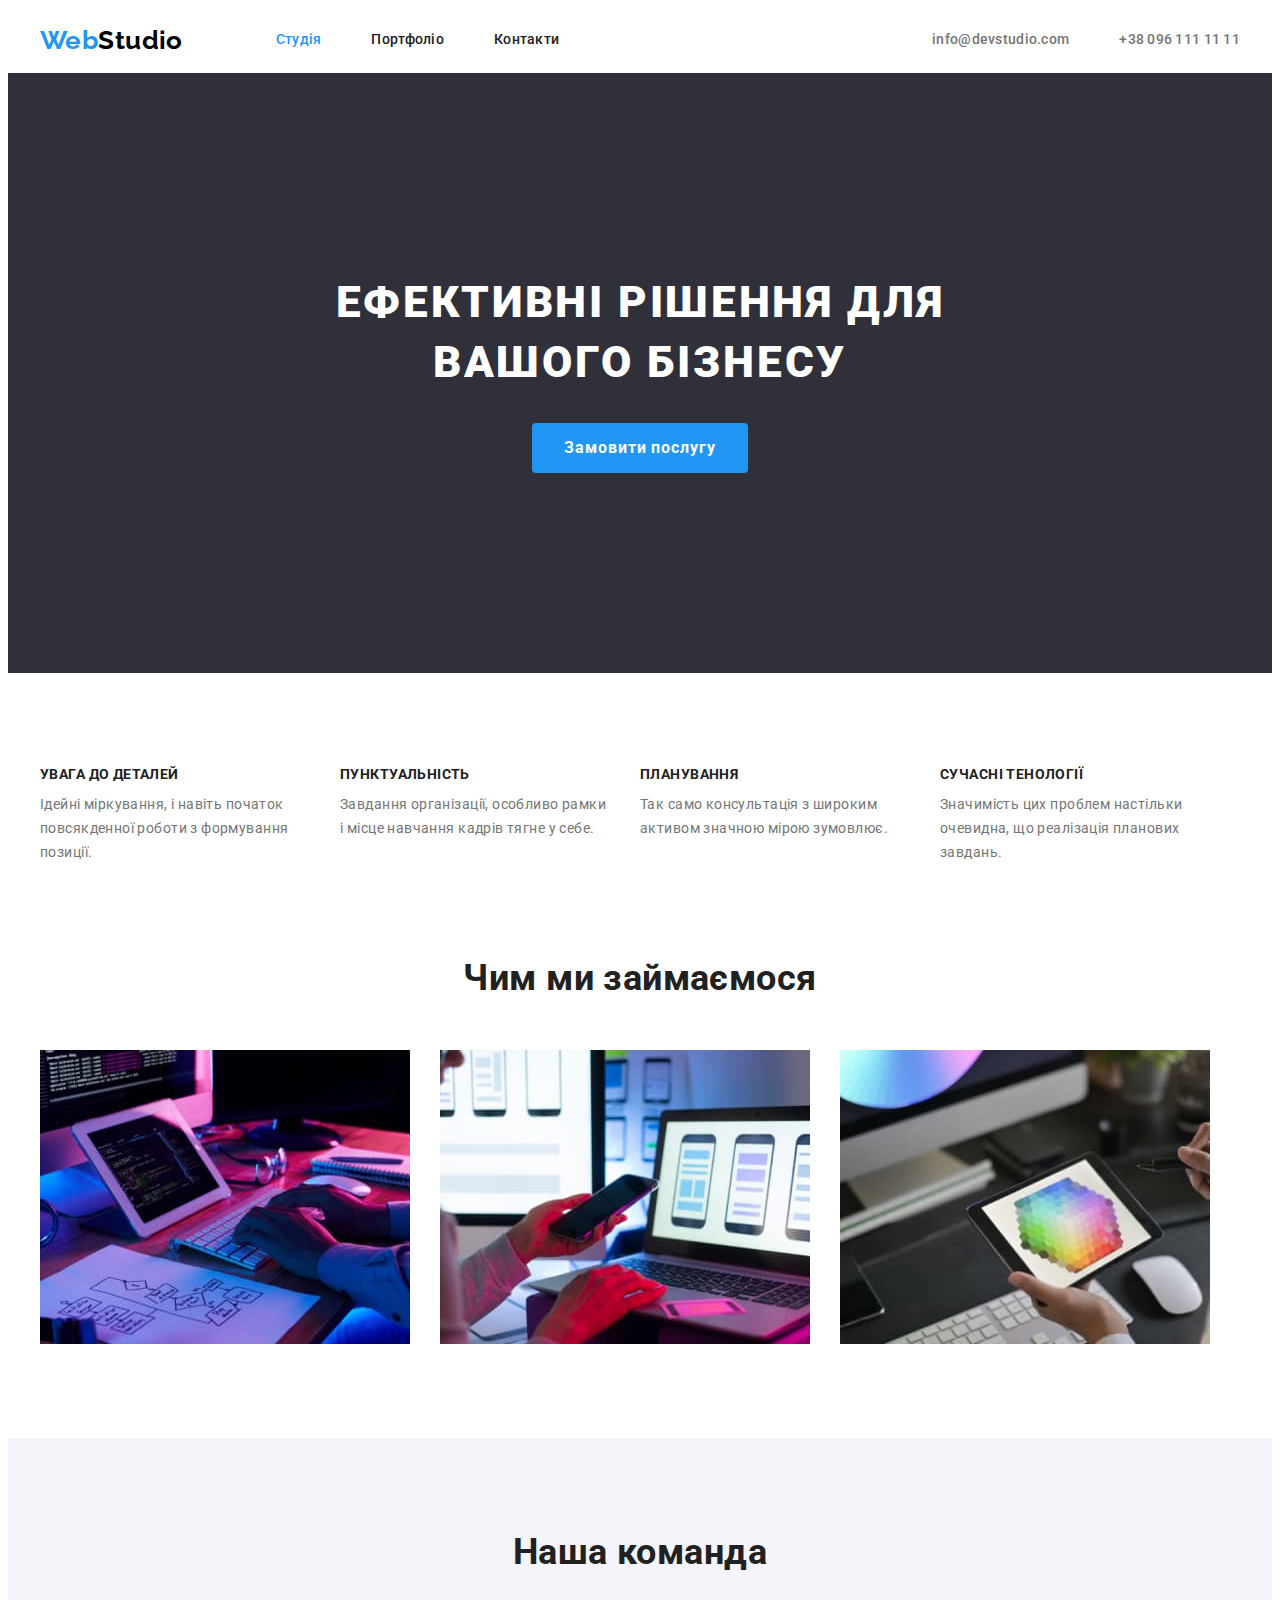
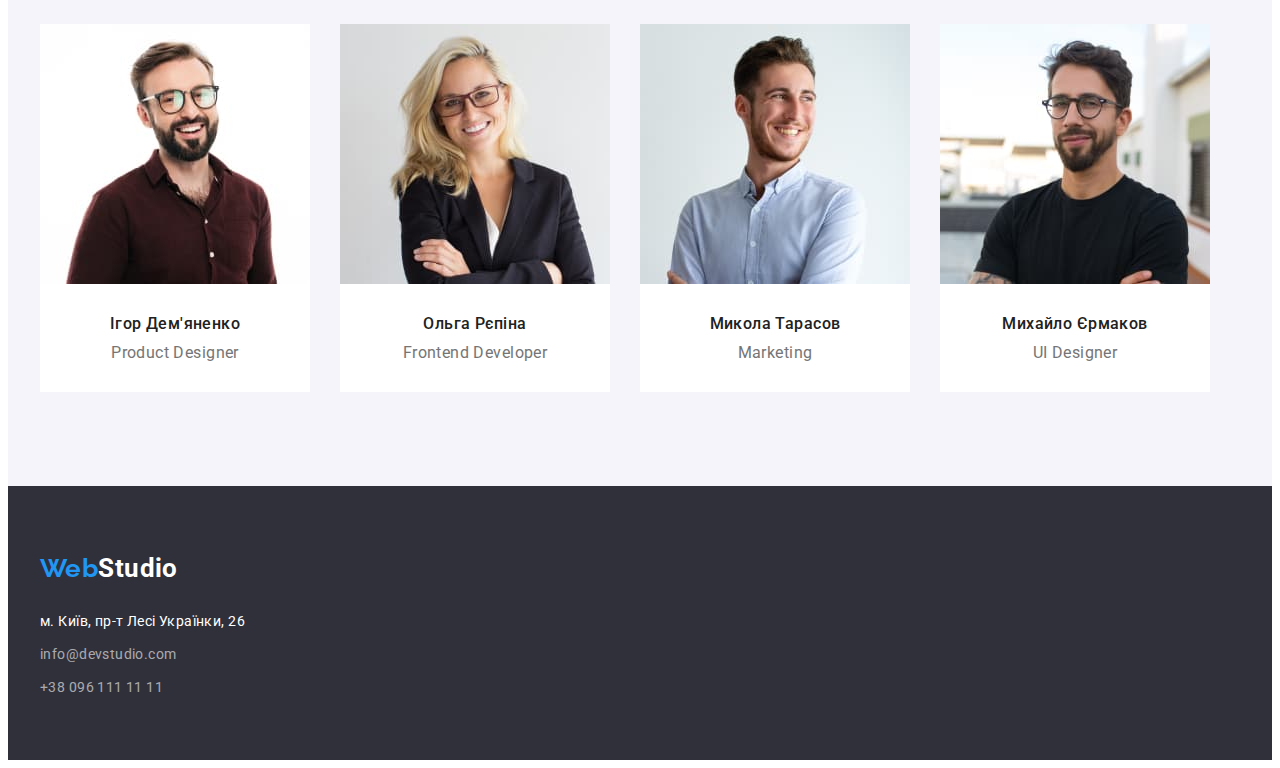
<file: index.html>
<!DOCTYPE html>
<html lang="uk">

<head>
    <meta charset="UTF-8">
    <meta http-equiv="X-UA-Compatible" content="IE=edge">
    <meta name="viewport" content="width=device-width, initial-scale=1.0">
    <title>Studio</title>
    <link rel="preconnect" href="https://fonts.googleapis.com">
    <link rel="preconnect" href="https://fonts.gstatic.com" crossorigin>
    <link href="https://fonts.googleapis.com/css2?family=Raleway:wght@700&family=Roboto:wght@400;500;700;900&display=swap"
        rel="stylesheet">
    <link rel="stylesheet" href="https://cdnjs.cloudflare.com/ajax/libs/modern-normalize/1.1.0/modern-normalize.min.css"
        integrity="sha512-wpPYUAdjBVSE4KJnH1VR1HeZfpl1ub8YT/NKx4PuQ5NmX2tKuGu6U/JRp5y+Y8XG2tV+wKQpNHVUX03MfMFn9Q=="
        crossorigin="anonymous" referrerpolicy="no-referrer">
    <link rel="stylesheet" href="./css/styles.css">
</head>

<body>
    
                                   <!-- header-->
    <header class="page-header">
        <div class="container header-container">
            <a href="./index.html" class="logo link"><span class="logo-web link">Web</span>Studio</a>
            <nav>
            <ul class="nav-site list">
                <li><a href="./index.html" class="link current nav-link">Студія</a></li>
                <li><a href="./portfolio.html" class="link nav-link">Портфоліо</a></li>
                <li><a href="" class="link nav-link">Контакти</a></li>
            </ul>
            </nav>
            <ul class="nav-contact list">
                <li><a href="mailto:info@devstudio.com" class="link nav-link">info@devstudio.com</a></li>
                <li><a href="tel:+380961111111" class="link nav-link">+38 096 111 11 11</a></li>
            </ul>
        </div>
    </header>
   
                                        <!-- main-->
    <main>
                                        <!-- Герой-->
        <section class="section-hero">
           <div class="container">
             <h1 class="hero-title">Ефективні рішення для вашого бізнесу</h1>
             <button type="button" class="button-service">Замовити послугу</button>
           </div>
        </section>

                                        <!--Переваги-->
        <section class="section-advantage">
            <div class="container">
            <h2 hidden>Переваги</h2>
            <ul class="list list-advantage">
                <li>
                    <h3 class="section-subtitle-ad">увага до деталей</h3>
                    <p class="section-text-ad">Ідейні міркування, і навіть початок повсякденної роботи з формування позиції.</p>
                </li>
                <li>
                    <h3 class="section-subtitle-ad">пунктуальність</h3>
                    <p class="section-text-ad">Завдання організації, особливо рамки і місце навчання кадрів тягне у себе.</p>
                </li>
                <li>
                    <h3 class="section-subtitle-ad">планування</h3>
                    <p class="section-text-ad">Так само консультація з широким активом значною мірою зумовлює.</p>
                </li>
                <li>
                    <h3 class="section-subtitle-ad">сучасні тенології</h3>
                    <p class="section-text-ad">Значимість цих проблем настільки очевидна, що реалізація планових завдань.</p>
                </li>
            </ul>
            </div>
        </section>


                                       <!--Чим ми займаємося-->
        <section class="section-work section">
            <div class="container">
             <h2 class="section-title">Чим ми займаємося</h2>
             <ul class="list list-work">
               <li><img src="./images/img1.jpg" alt="людина програмує на комп'ютері" width="370"/></li>
               <li><img src="./images/img2.jpg" alt="людина тестує ПЗ" width="370"/></li>
               <li><img src="./images/img3.jpg" alt="людина займається веб-дизайном" width="370"/></li>
             </ul>
            </div>
        </section>

                                      <!--Наша команда-->
        <section class="section-team section">
            <div class="container">
             <h2 class="section-title">Наша команда</h2>
             <ul class="list list-team">
                <li>
                    <img src="./images/igor.jpg" alt="Хлопець в окулярах та коричневій сорочці" width="270"/>
                    <div class="text-team">
                        <h3 class="section-subtitle-tm">Ігор Дем'яненко</h3>
                        <p class="section-text-tm">Product Designer</p> 
                    </div>
                </li>
                <li>
                    <img src="./images/olga.jpg" alt="Дівчина в окулярах" width="270"/>
                    <div class="text-team">
                        <h3 class="section-subtitle-tm">Ольга Рєпіна</h3>
                        <p class="section-text-tm">Frontend Developer</p>   
                    </div>
                </li>
                <li>
                    <img src="./images/mykola.jpg" alt="Хлопець в білій сорочці, посміхається" width="270"/>
                    <div class="text-team">
                        <h3 class="section-subtitle-tm">Микола Тарасов</h3>
                        <p class="section-text-tm">Marketing</p>
                    </div>
                </li>
                <li>
                    <img src="./images/mykhaylo.jpg" alt="Хлопець в окулярах, одягнений в чорну футболку" width="270"/>
                    <div class="text-team">
                        <h3 class="section-subtitle-tm">Михайло Єрмаков</h3>
                        <p class="section-text-tm">UI Designer</p>
                    </div>
                    </li>
             </ul>
            </div>
        </section>
    </main>

                                               <!--footer-->
    <footer class="page-footer">
        <div class="container">
         <a href="./" class="footer-logo link"><span class="logo-web link">Web</span>Studio</a>
         <address> 
            <ul class="list">
                <li class="list-footer"><a href="https://goo.gl/maps/rHDQRVfCHeoLdYFt8" class="address link">м. Київ, пр-т Лесі Українки, 26</a></li>
                <li class="list-footer"><a href="mailto:info@devstudio.com" class="contact link">info@devstudio.com</a></li>
                <li class="list-footer"><a href="tel:+380961111111" class="contact link">+38 096 111 11 11</a></li>
            </ul>     
         </address>
        </div>
    </footer>

</body>
</html>
</file>
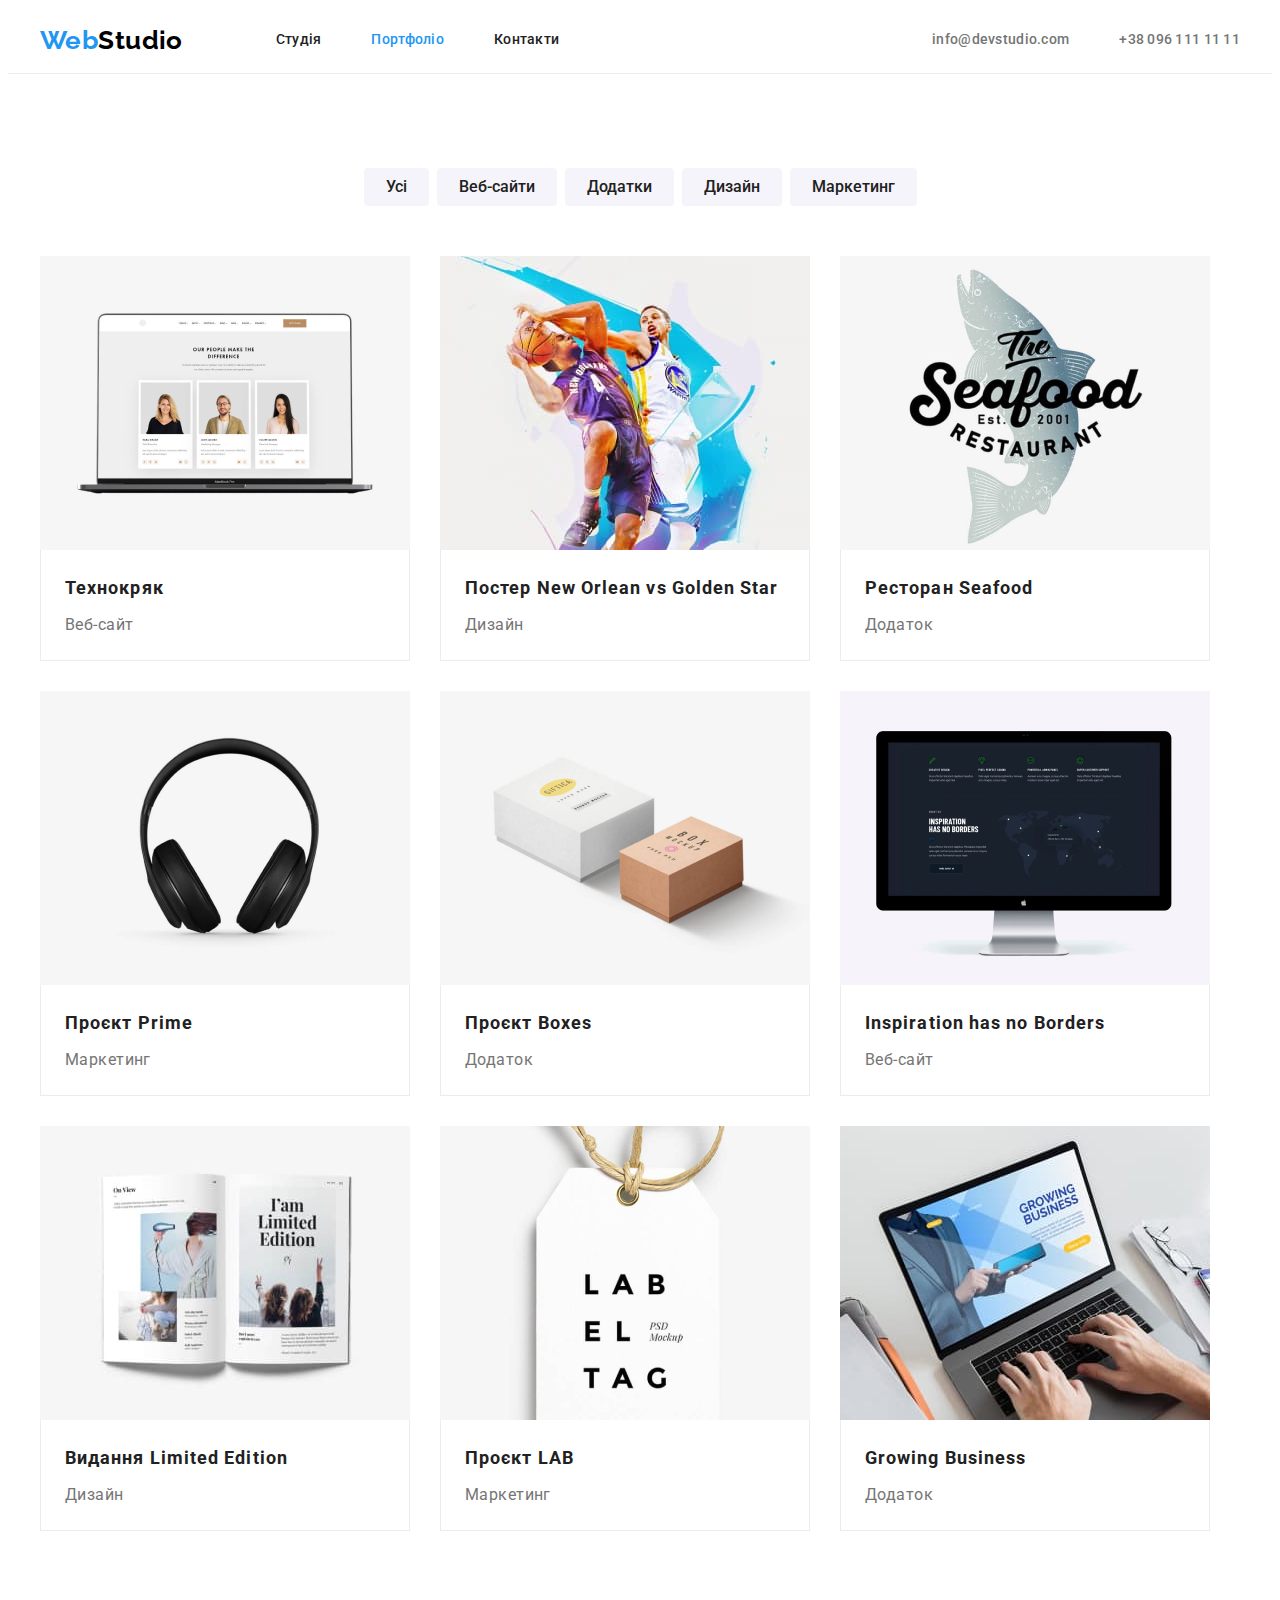
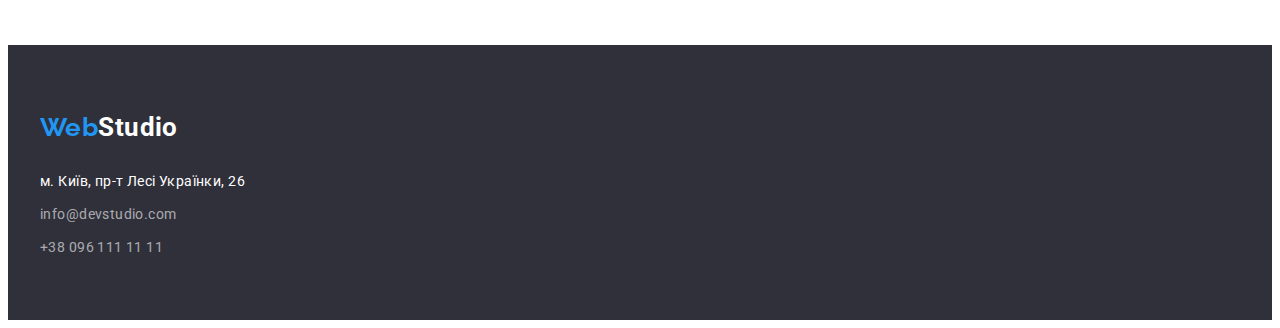
<file: portfolio.html>
<!DOCTYPE html>
<html lang="uk">

<head>
    <meta charset="UTF-8">
    <meta http-equiv="X-UA-Compatible" content="IE=edge">
    <meta name="viewport" content="width=device-width, initial-scale=1.0">
    <title>Portfolio</title>
    <link rel="preconnect" href="https://fonts.googleapis.com">
    <link rel="preconnect" href="https://fonts.gstatic.com" crossorigin>
    <link href="https://fonts.googleapis.com/css2?family=Raleway:wght@700&family=Roboto:wght@400;500;700;900&display=swap"
        rel="stylesheet">
    <link rel="stylesheet" href="https://cdnjs.cloudflare.com/ajax/libs/modern-normalize/1.1.0/modern-normalize.min.css"
        integrity="sha512-wpPYUAdjBVSE4KJnH1VR1HeZfpl1ub8YT/NKx4PuQ5NmX2tKuGu6U/JRp5y+Y8XG2tV+wKQpNHVUX03MfMFn9Q=="
        crossorigin="anonymous" referrerpolicy="no-referrer">
    <link rel="stylesheet" href="./css/styles.css">
</head>

<body>
                               
                                <!-- header-->
    <header class="page-header header-portfolio">
        <div class="container header-container">
            <a href="./index.html" class="logo link"><span class="logo-web link">Web</span>Studio</a>
            <nav>
                <ul class="nav-site list">
                    <li><a href="./index.html" class="link nav-link">Студія</a></li>
                    <li><a href="./portfolio.html" class="link current nav-link">Портфоліо</a></li>
                    <li><a href="" class="link nav-link">Контакти</a></li>
                </ul>
            </nav>
            <ul class="nav-contact list ">
                <li><a href="mailto:info@devstudio.com" class="link nav-link">info@devstudio.com</a></li>
                <li><a href="tel:+380961111111" class="link nav-link">+38 096 111 11 11</a></li>
            </ul>
        </div>
    </header>
    
                                    <!-- main -->
    <main>
           <section class="section">
            <div class="container">
            <h1 hidden>Роботи</h1>
            <ul class="list list-btn">
                <li><button type="button" class="button-filter">Усі</button> </li>
                <li><button type="button" class="button-filter">Веб-сайти</button></li>
                <li><button type="button" class="button-filter">Додатки</button></li>
                <li><button type="button" class="button-filter">Дизайн</button></li>
                <li><button type="button" class="button-filter">Маркетинг</button></li>
            </ul>
            <ul class="list list-img">
                <li><img src="./images/proj1.jpg" alt="фото працівників, дві жінки та чоловік" width="370" />
                    <div class="text-img"><h2 class="portfolio-subtitle">Технокряк</h2>
                    <p class="portfolio-text">Веб-сайт</p></div>
                </li>

                <li><img src="./images/proj2.jpg" alt="два чоловіки грають у баскетбол" width="370" />
                    <div class="text-img"><h2 class="portfolio-subtitle">Постер New Orlean vs Golden Star</h2>
                    <p class="portfolio-text">Дизайн </p></div>
                </li>
                <li><img src="./images/prog3.jpg" alt="емблема ресторану, риба" width="370" />
                    <div class="text-img"><h2 class="portfolio-subtitle">Ресторан Seafood</h2>
                    <p class="portfolio-text">Додаток</p></div>
                </li>
                <li><img src="./images/prog4.jpg" alt="навушники" width="370" />
                    <div class="text-img"><h2 class="portfolio-subtitle">Проєкт Prime</h2>
                    <p class="portfolio-text">Маркетинг</p></div>
                </li>
                <li><img src="./images/prog5.jpg" alt="дві коробки білого та коричневого кольорів" width="370" />
                    <div class="text-img"><h2 class="portfolio-subtitle">Проєкт Boxes</h2>
                    <p class="portfolio-text">Додаток</p></div>
                </li>
                <li><img src="./images/prog6.jpg" alt="монітор комп'ютера" width="370" />
                    <div class="text-img"><h2 class="portfolio-subtitle">Inspiration has no Borders</h2>
                    <p class="portfolio-text">Веб-сайт</p></div>
                </li>
                <li><img src="./images/prog7.jpg" alt="розгорнута книга" width="370" />
                    <div class="text-img"><h2 class="portfolio-subtitle">Видання Limited Edition</h2>
                    <p class="portfolio-text">Дизайн</p></div>
                </li>
                <li><img src="./images/prog8.jpg" alt="бірка білого кольору" width="370" />
                    <div class="text-img"><h2 class="portfolio-subtitle">Проєкт LAB</h2>
                    <p class="portfolio-text">Маркетинг</p></div>
                </li>
                <li><img src="./images/prog9.jpg" alt="людина працює на ноутбуці" width="370" />
                    <div class="text-img"><h2 class="portfolio-subtitle">Growing Business</h2>
                    <p class="portfolio-text">Додаток</p></div>
                </li>
            </ul>
            </div>
           </section>
    </main>

                                           <!--footer-->
<footer class="page-footer">
    <div class="container">
        <a href="./" class="footer-logo link"><span class="logo-web link">Web</span>Studio</a>
        <address>
            <ul class="list">
                <li class="list-footer"><a href="https://goo.gl/maps/rHDQRVfCHeoLdYFt8" class="address link link-footer">м. Київ, пр-т Лесі
                        Українки, 26</a></li>
                <li class="list-footer"><a href="mailto:info@devstudio.com" class="contact link link-footer">info@devstudio.com</a></li>
                <li class="list-footer"><a href="tel:+380961111111" class="contact link">+38 096 111 11 11</a></li>
            </ul>
        </address>
    </div>
</footer>
    
</body>
</html>
</file>
<file: css/styles.css>
/* лого #000000 #2196F3 */
/* навігація #212121 */
/* заголовок Н1 #FFFFFF */
/* заголовок Н2 #212121 */
/* заголовок Н3 #212121 */
/* основний текст #757575 */
/* футер #2196F3 #FFFFFF  rgba(255, 255, 255, 0.6); */


:root {
    --background-hero-color: #2F303A;
    --background-team-color: #F5F4FA;
    --primary-text-color: #757575;
    --title-text-color: #FFFFFF;
    --title-second-text-color: #212121;
    --accent-text-color: #2196F3;
    --logo-color: #000000;
    --footer-text-color: rgba(255, 255, 255, 0.6);
    --btn-active-color: #188CE8;}

 /*----------------------- index.html----------------------------- */

body { 
    background-color: var(--title-text-color);
    color: var(--primary-text-color);
    font-family: 'Roboto', sans-serif;
    font-weight: 400;
    font-size: 14px;
    line-height: 1.71;
    letter-spacing: 0.03em; }
h1,
h2,
h3,
h4,
h5,
h6,
p {
    margin: 0;}
img{
    display: block;}    
.list {
    margin: 0;
    padding: 0; 
    list-style: none;}
.link {
    text-decoration: none;}
.container {
    margin-left: auto;
    margin-right: auto;
    width: 1200px;
    padding-left: 15px;
    padding-right: 15px;}


/*--------------------------- header------------------------------ */

/* .page-header {
    padding-top: 24px;
    padding-bottom: 25px;}
   */

/*---------------------------- logo-------------------------------  */
.header-container{
    display: flex;
    align-items: center;}
.logo {
    margin-right: 93px;
    font-family: 'Raleway';
    font-weight: 700;
    font-size: 26px;
    line-height: 1.19;
    color: var(--logo-color);}
.logo-web{
    font-family: 'Raleway';
    font-weight: 700;
    font-size: 26px;
    line-height: 1.19;
    color: var(--accent-text-color);}

/* ---------------------------header nav---------------------------- */
.nav-site {
    display: flex; 
    gap: 50px;}
.nav-link {
    display: block;
    padding-top: 24px;
    padding-bottom: 25px;}
.nav-site .link {
    display: block;
    font-weight: 500;
    line-height: 1.14;
    letter-spacing: 0.02em;
    color: var(--title-second-text-color);}
.nav-contact {
    display: flex;
    gap: 50px;
    margin-left: auto;}
.nav-contact .link{ 
    font-weight: 500;
    line-height: 1.14;
    letter-spacing: 0.02em;
    color: var(--primary-text-color);} 
.nav-site .link:hover, .nav-contact .link:hover,
.nav-site .link:focus, .nav-contact .link:focus{
    color: var(--accent-text-color);}
.nav-site .link.current {
    color: var(--accent-text-color);}    

/*----------------------------------- hero--------------------------- */
.section-hero {
    text-align: center;
    padding-top: 200px;
    padding-bottom: 200px;
    background-color: var(--background-hero-color);}
.hero-title {
    max-width: 696px;
    margin: 0 auto;
    margin-bottom: 30px;
    font-weight: 900;
    font-size: 44px;
    line-height: 1.36;
    letter-spacing: 0.06em;
    text-transform: uppercase;
    color: var(--title-text-color);}
.button-service{
    display: inline-block;
    width: 216px;
    margin: 0 auto;
    border-radius: 4px;
    padding-top: 10px;
    padding-bottom: 10px; 
    background-color: var(--accent-text-color);
    font-family: inherit;
    font-weight: 700;
    font-size: 16px;
    line-height: 1.88;
    letter-spacing: 0.06em;
    color: var(--title-text-color);
    cursor: pointer;
    border: none;} 
.button-service:hover,.button-service:focus {
    background-color: var(--btn-active-color);
    color: var(--title-text-color);} 
   

/* -----------------------------------sections--------------------------------- */
.section {
    padding-bottom: 94px;}     
.section-title {
    margin-top: 0;
    margin-bottom: 50px;
    font-size: 36px;
    line-height: 1.16;
    text-align: center;
    color: var(--title-second-text-color);}
.list-advantage {
    display: flex;
    gap: 30px;}
.section-advantage {
    padding-top: 94px;
    padding-bottom: 94px;}
.section-subtitle-ad {
    margin-top: 0;
    margin-bottom: 10px;
    font-size: 14px;
    line-height: 1.14;
    text-transform: uppercase; 
    color: var(--title-second-text-color);}
.section-text-ad {
    width: 270px;
    margin-top: 0;
    margin-bottom: 0;}
.list-work{
    display: flex;
    gap: 30px; 
    width: 370px;}
.section-team {
    padding-top: 94px;
    background-color: var(--background-team-color);}
.text-team {
    background-color: var(--title-text-color);
    padding-top: 30px;
    padding-bottom: 30px;}
.section-subtitle-tm {
    margin-bottom: 10px;
    font-weight: 500;
    font-size: 16px;
    line-height: 1.19;  
    text-align: center;
    background-color: var(--title-text-color);
    color: var(--title-second-text-color);}
.section-text-tm  {
    font-size: 16px;
    line-height: 1.19;
    text-align: center;
    background-color: var(--title-text-color);}
.list-team{
    display: flex;
    width: 270px;
    gap: 30px;}
.text-tm-bgcolor {
    background-color: var(--background-team-color);}

/*--------------------------- footer--------------------------- */
.page-footer {
    padding-top: 60px;
    padding-bottom: 60px;
    background-color: var(--background-hero-color);} 
.footer-logo{
    display: block;
    margin-bottom: 20px;
    font-weight: 700;
    font-size: 26px;
    color: var(--title-text-color);}
.page-footer .address {
    font-style: normal;
    color: var(--title-text-color);}
.page-footer .contact {
    font-style: normal;
    color: var(--footer-text-color);}
.address:hover , .contact:hover {
    color: var(--accent-text-color);}
.address:focus , .contact:focus {
    color: var(--accent-text-color);}
.list-footer {
    /* display: block-inline; */
    margin-bottom: 9px;}
.list-footer:last-child{
    margin-bottom: 0;
}    


/*------------------------- styles for portfolio------------------- */

.header-portfolio {
    border-bottom: 1px solid #ECECEC;
    margin-bottom: 94px;}
.button-filter {
    border-radius: 4px;
    border: none;
    padding: 6px 22px;
    font-family: inherit;
    font-weight: 500;
    font-size: 16px;
    line-height: 1.63;
    background-color: var(--background-team-color);
    color: var(--title-second-text-color);
    cursor: pointer;}   
.button-filter:hover, .button-filter:focus{
    background-color: var(--accent-text-color);
    color: var(--title-text-color);}
.list-btn {
    justify-content: center;
    display: flex;
    margin-bottom: 50px;
    gap: 8px;}
.portfolio-subtitle {
    margin-bottom: 4px;
    font-size: 18px;
    line-height: 2;
    letter-spacing: 0.06em;
    color: var(--title-second-text-color);}
.portfolio-text{
    font-size: 16px;
    line-height: 1.88;}
.list-img {
    display: flex;
    flex-wrap: wrap;
    gap: 30px;
    margin-bottom: 20px;}
.text-img {
    padding-top: 20px;
    padding-bottom: 20px;
    padding-left: 24px;
    padding-right: 24px;
    border-left: 1px solid #ECECEC;
    border-bottom: 1px solid #ECECEC;
    border-right: 1px solid #ECECEC;}
</file>
